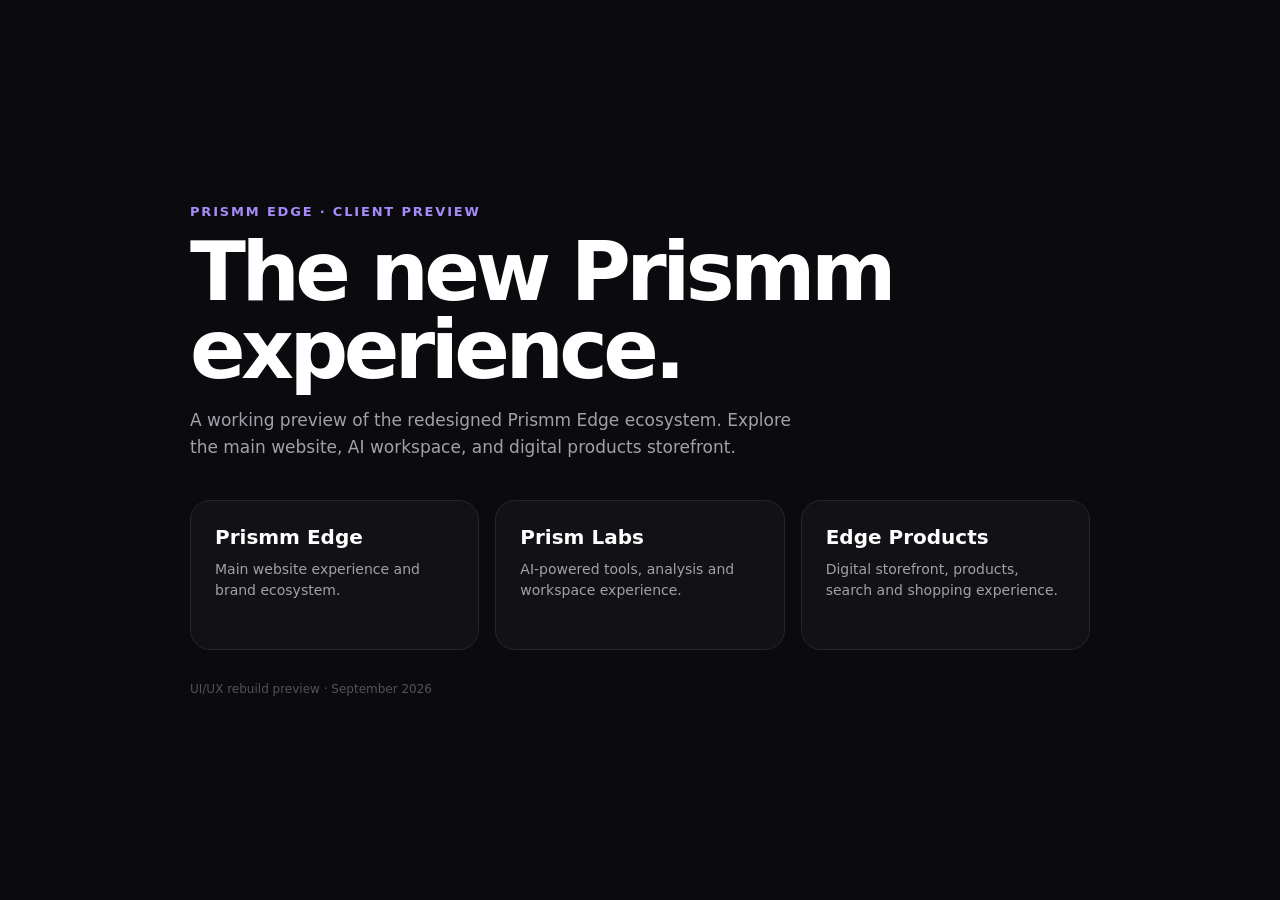
<file: index.html>
<!DOCTYPE html>
<html lang="en">
<head>
  <meta charset="UTF-8">
  <meta name="viewport" content="width=device-width, initial-scale=1.0">
  <meta name="description" content="Prismm Edge design preview">
  <meta name="theme-color" content="#0b0b0f">
  <title>Prismm Edge | Design Preview</title>
  <style>
    * { box-sizing: border-box; }

    body {
      margin: 0;
      min-height: 100vh;
      font-family: Inter, system-ui, -apple-system, BlinkMacSystemFont, "Segoe UI", sans-serif;
      background: #0b0b0f;
      color: #fff;
      display: grid;
      place-items: center;
      padding: 24px;
    }

    .wrap {
      width: min(900px, 100%);
    }

    .eyebrow {
      color: #a78bfa;
      font-size: 13px;
      font-weight: 700;
      letter-spacing: .14em;
      text-transform: uppercase;
      margin-bottom: 14px;
    }

    h1 {
      font-size: clamp(42px, 9vw, 82px);
      line-height: .95;
      margin: 0 0 18px;
      letter-spacing: -.055em;
    }

    .intro {
      max-width: 620px;
      color: #a1a1aa;
      font-size: 17px;
      line-height: 1.6;
      margin-bottom: 38px;
    }

    .grid {
      display: grid;
      grid-template-columns: repeat(3, 1fr);
      gap: 16px;
    }

    a {
      display: block;
      padding: 24px;
      min-height: 150px;
      border: 1px solid #27272a;
      border-radius: 20px;
      background: #111116;
      color: inherit;
      text-decoration: none;
      transition: transform .2s ease, border-color .2s ease, background .2s ease;
    }

    a:hover {
      transform: translateY(-4px);
      border-color: #52525b;
      background: #18181d;
    }

    strong {
      display: block;
      font-size: 20px;
      margin-bottom: 10px;
    }

    span {
      color: #a1a1aa;
      font-size: 14px;
      line-height: 1.5;
    }

    footer {
      margin-top: 32px;
      color: #52525b;
      font-size: 12px;
    }

    @media (max-width: 700px) {
      .grid {
        grid-template-columns: 1fr;
      }

      a {
        min-height: auto;
      }
    }

    @media (prefers-reduced-motion: reduce) {
      a {
        transition: none;
      }
    }
  </style>
</head>
<body>
  <main class="wrap">
    <div class="eyebrow">Prismm Edge · Client Preview</div>

    <h1>The new Prismm experience.</h1>

    <p class="intro">
      A working preview of the redesigned Prismm Edge ecosystem.
      Explore the main website, AI workspace, and digital products storefront.
    </p>

    <section class="grid">
      <a href="./apps/main-site/">
        <strong>Prismm Edge</strong>
        <span>Main website experience and brand ecosystem.</span>
      </a>

      <a href="./apps/prism-labs/">
        <strong>Prism Labs</strong>
        <span>AI-powered tools, analysis and workspace experience.</span>
      </a>

      <a href="./apps/edge-products/">
        <strong>Edge Products</strong>
        <span>Digital storefront, products, search and shopping experience.</span>
      </a>
    </section>

    <footer>UI/UX rebuild preview · September 2026</footer>
  </main>
</body>
</html>
</file>
